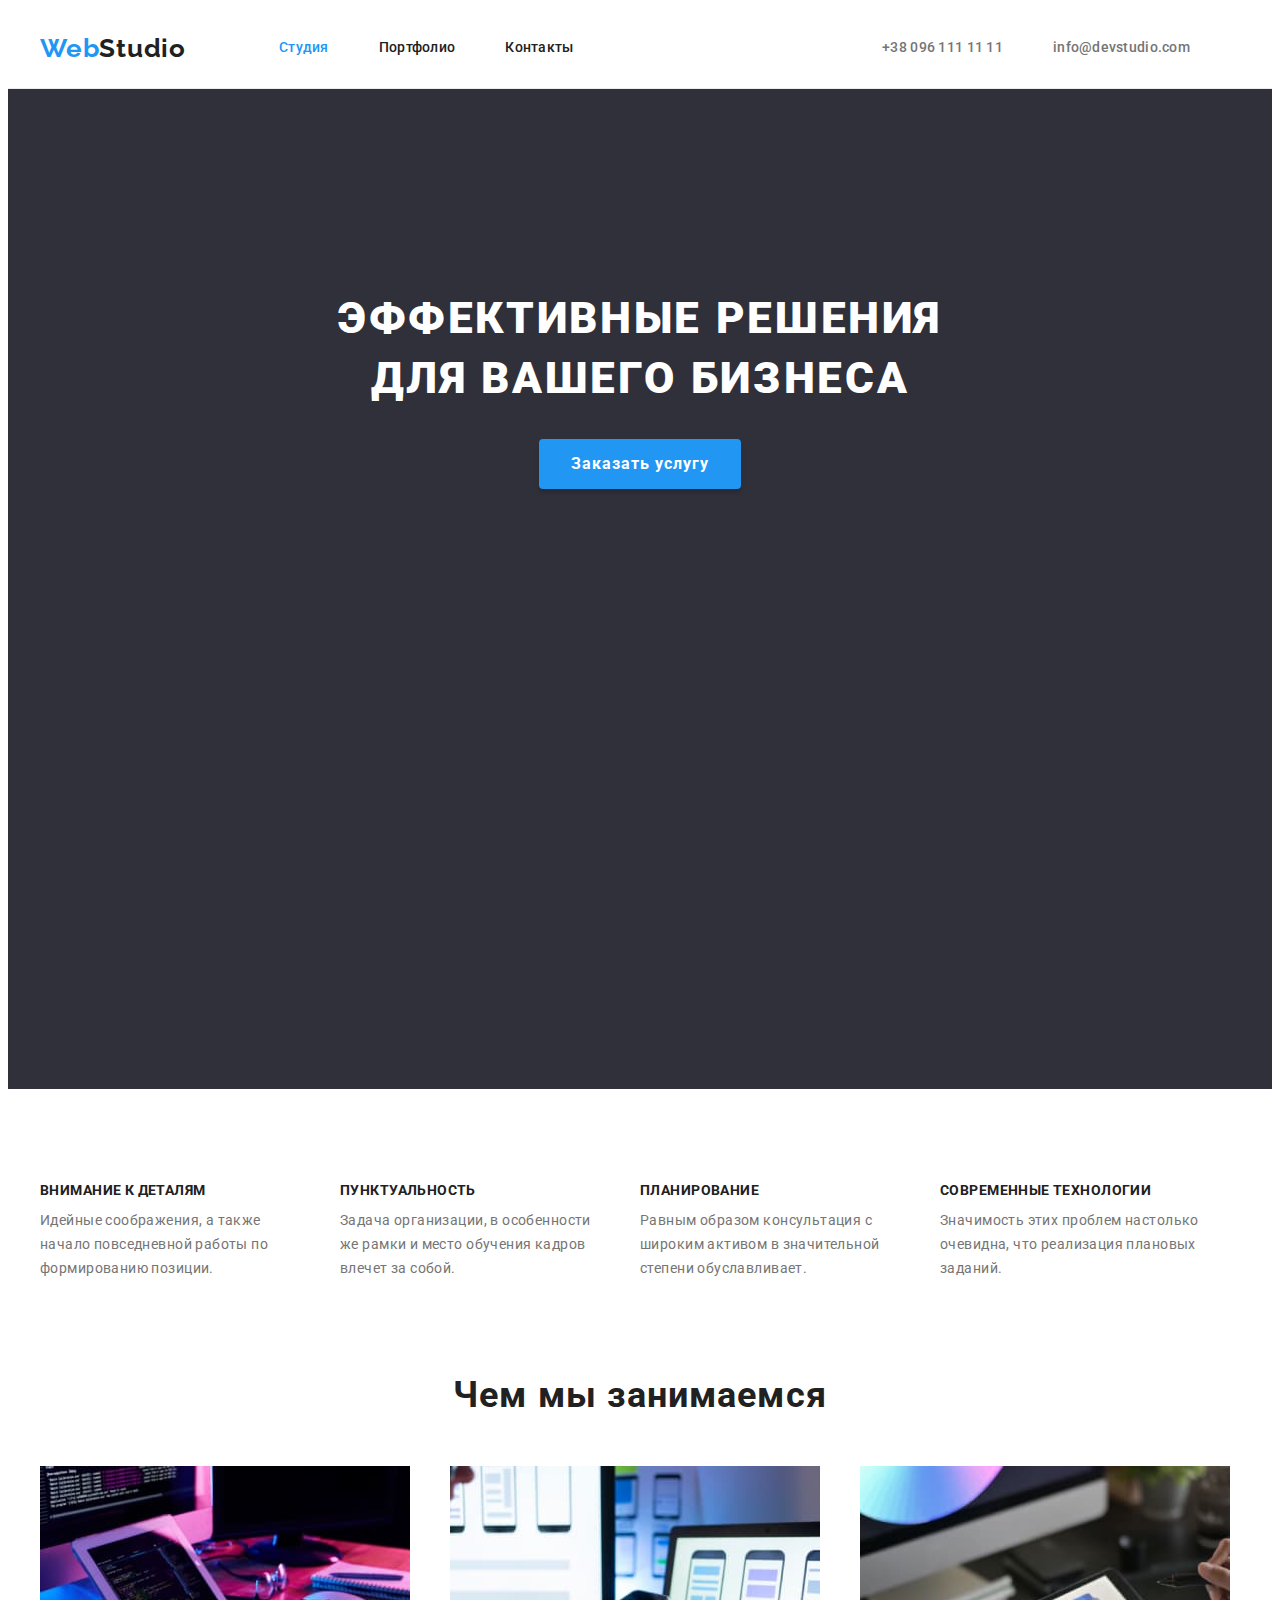
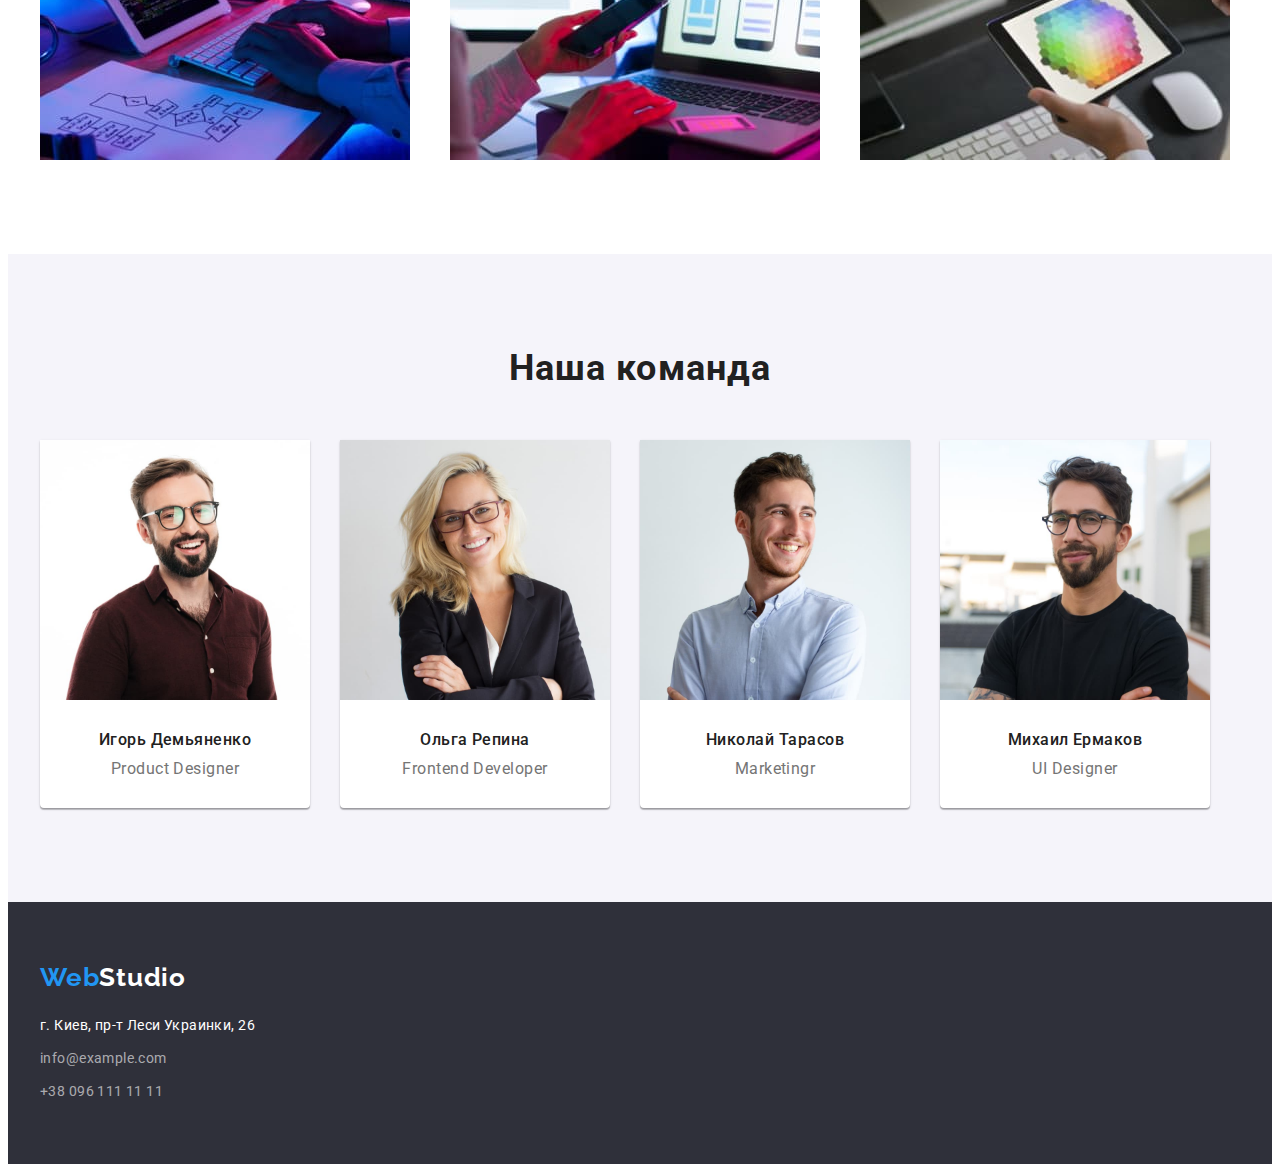
<file: index.html>
<!DOCTYPE html>
<html lang="ru">

<head>
    <meta charset="UTF-8">
    <meta http-equiv="X-UA-Compatible" content="IE=edge">
    <meta name="viewport" content="width=device-width, initial-scale=1.0">
    <title>Студия</title>
    <!-- Project fonts -->
    <link rel="preconnect" href="https://fonts.googleapis.com">
    <link rel="preconnect" href="https://fonts.gstatic.com" crossorigin>
    <link
        href="https://fonts.googleapis.com/css2?family=Raleway:wght@700&family=Roboto:wght@400;500;700;900&display=swap"
        rel="stylesheet">
    <!-- Normalization -->
    <link rel="stylesheet" href="https://cdnjs.cloudflare.com/ajax/libs/modern-normalize/1.1.0/modern-normalize.min.css"
        integrity="sha512-wpPYUAdjBVSE4KJnH1VR1HeZfpl1ub8YT/NKx4PuQ5NmX2tKuGu6U/JRp5y+Y8XG2tV+wKQpNHVUX03MfMFn9Q=="
        crossorigin="anonymous" referrerpolicy="no-referrer" />

    <link rel="stylesheet" href="./css/styles.css">
</head>

<body>
    <header class="header">
        <div class="conteiner header-conteiner">
            <a class="logo header-logo" href="./index.html" lang="en">Web<span class="logo-accent">Studio</span></a>
            <nav class="navigation">
                <ul class="list nav-list">
                    <li class="nav-item">
                        <a class="link navigation-link current" href="./index.html">Студия</a>
                    </li>
                    <li class="nav-item">
                        <a class="link navigation-link" href="./portfolio.html">Портфолио</a>
                    </li>
                    <li class="nav-item">
                        <a href="" class="link navigation-link">Контакты</a>
                    </li>
                </ul>
            </nav>
            <ul class="list contact-list">
                <li class="contact-item">
                    <a class="link contact-tel" href="tel:+380961111111">+38 096 111 11 11</a>
                </li>
                <li class="contact-item">
                    <a class="link contact-mail" href="mailto:info@devstudio.com">info@devstudio.com</a>
                </li>
            </ul>
        </div>

    </header>
    <main>
        <!-- Hero section -->
        <section class="hero hero-section">
            <div class="conteiner">
                <h1 class="hero-title">
                    Эффективные решения<br /> для вашего бизнеса
                </h1>
                <button class="btn" type="button">Заказать услугу</button>
            </div>
        </section>

        <!-- Specific section -->
        <section class="section">
            <div class="conteiner">
                <ul class="list specific-list">
                    <li class="specific-item">
                        <h3 class="specific-subtitle">Внимание к деталям</h3>
                        <p class="specific-text">Идейные соображения, а также начало повседневной работы по формированию
                            позиции.</p>
                    </li>
                    <li class="specific-item">
                        <h3 class="specific-subtitle">Пунктуальность</h3>
                        <p class="specific-text">Задача организации, в особенности же рамки и место обучения кадров
                            влечет за собой.</p>
                    </li>
                    <li class="specific-item">
                        <h3 class="specific-subtitle">Планирование</h3>
                        <p class="specific-text">Равным образом консультация с широким активом в значительной степени
                            обуславливает.</p>
                    </li>
                    <li class="specific-item">
                        <h3 class="specific-subtitle">Современные технологии</h3>
                        <p class="specific-text">Значимость этих проблем настолько очевидна, что реализация плановых
                            заданий.</p>
                    </li>
                </ul>
            </div>
        </section>
        <!-- work section -->
        <section class="section work-section">
            <div class="conteiner">
                <h2 class="title work-title">Чем мы занимаемся</h2>
                <ul class="list work-list">
                    <li class="work-item">
                        <img src="./images/work-section/pc.jpg" alt="Работает за компютером" width="370">
                    </li>
                    <li class="work-item">
                        <img src="./images/work-section/mobile.jpg" alt="Работает в телефоне" width="370">
                    </li>
                    <li class="work-item">
                        <img src="./images/work-section/laptop.jpg" alt="Работает за планшетом" width="370">
                    </li>
                </ul>
            </div>
        </section>
        <!-- Team section -->
        <!-- Переделать тим секцию -->
        <section class="section team-section">
            <div class="conteiner">
                <h2 class="title section-title">Наша команда</h2>
                <ul class="list team-list">
                    <!-- фото 1 -->
                    <li class="team-item">
                        <img src="./images/team-section/igor.jpg" alt="Игорь Демьяненко" width="270">
                        <div class="team-name">
                            <h3 class="team-subtitle">Игорь Демьяненко</h3>
                            <p class="team-text">Product Designer</p>
                        </div>
                    </li>
                    <!-- фото 2 -->
                    <li class="team-item">
                        <img src="./images/team-section/olga.jpg" alt="Ольга Репина" width="270">
                        <div class="team-name">
                            <h3 class="team-subtitle">Ольга Репина</h3>
                            <p class="team-text">Frontend Developer</p>
                        </div>
                    </li>
                    <!-- фото 3 -->
                    <li class="team-item">
                        <img src="./images/team-section/nikolay.jpg" alt="Николай Тарасов" width="270">
                        <div class="team-name">
                            <h3 class="team-subtitle">Николай Тарасов</h3>
                            <p class="team-text">Marketingr</p>
                        </div>
                    </li>
                    <!-- фото 4 -->
                    <li class="team-item">
                        <img src="./images/team-section/mihail.jpg" alt="Михаил Ермаков" width="270">
                        <div class="team-name">
                            <h3 class="team-subtitle">Михаил Ермаков</h3>
                            <p class="team-text">UI Designer</p>
                        </div>
                    </li>
                </ul>
            </div>
        </section>
    </main>
    <footer class="footer-section">
        <div class="conteiner">
            <a class="logo" href="./index.html" lang="en">Web<span class="footer-logo">Studio</span></a>
            <address class="foot-address">
                <div class="contact">
                    <ul class="list footer-list">
                        <li><a class="link footer-link" href="https://bit.ly/3pXMvUd" target="_blank"
                                rel="noopener noreferrer">
                                г. Киев, пр-т Леси Украинки, 26</a></li>
                        <li><a class="link foot-mail" href="mailto:info@devstudio.com">info@example.com</a></li>
                        <li><a class="link foot-tel" href="tel:+380961111111">+38 096 111 11 11</a></li>
                    </ul>
                </div>
            </address>
        </div>
    </footer>
</body>
</file>
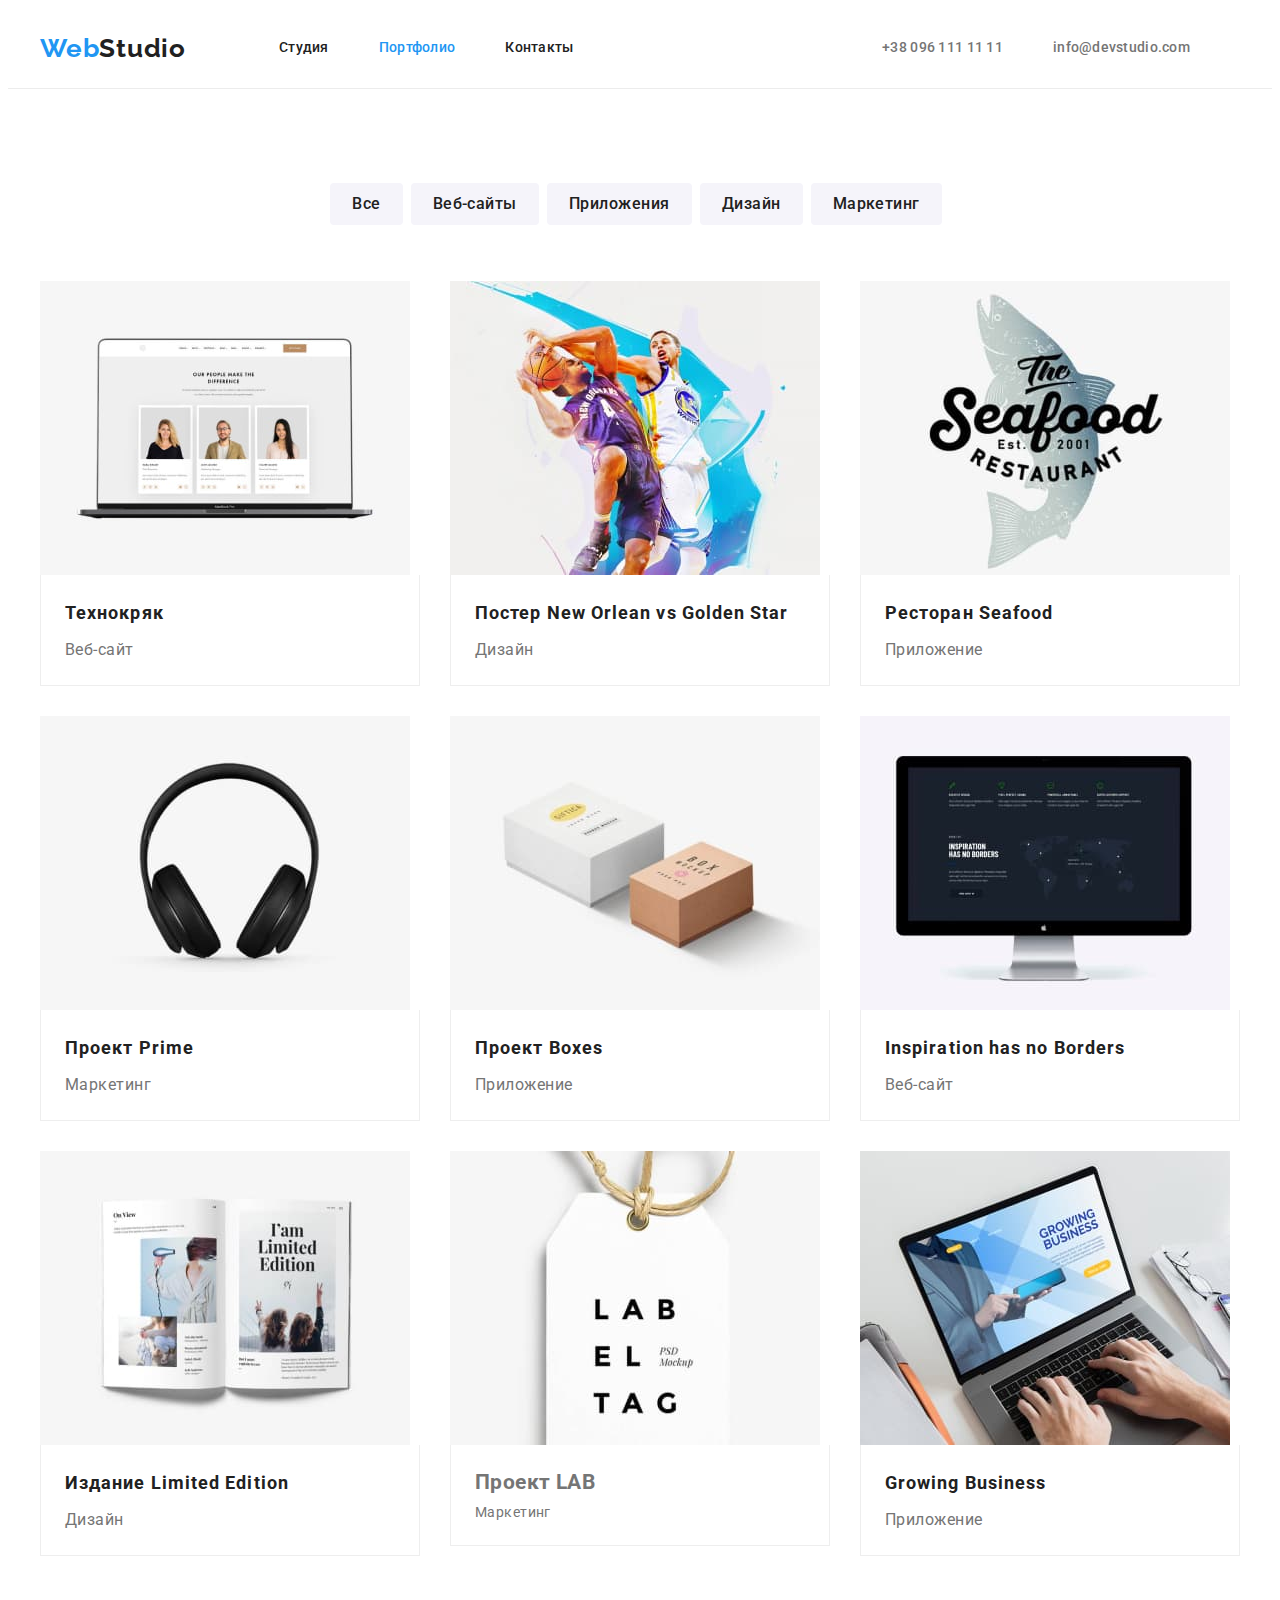
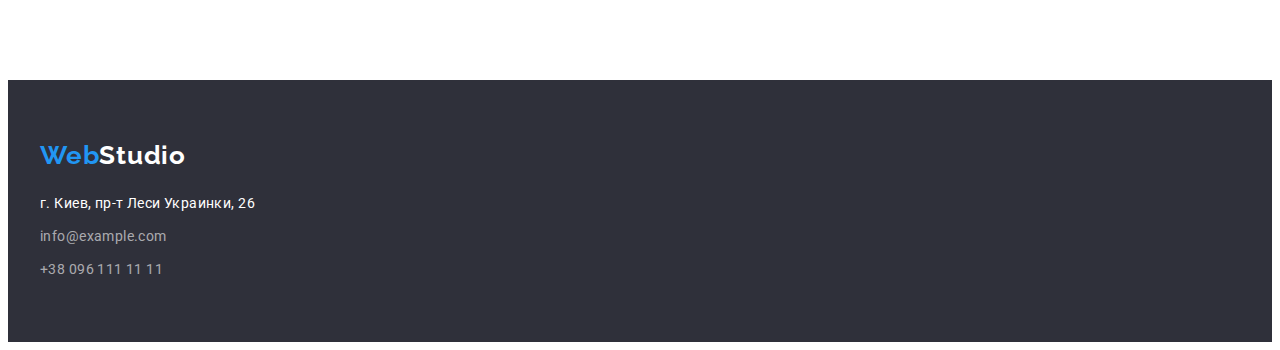
<file: portfolio.html>
<!DOCTYPE html>
<html lang="ru">

<head>
    <meta charset="UTF-8">
    <meta http-equiv="X-UA-Compatible" content="IE=edge">
    <meta name="viewport" content="width=device-width, initial-scale=1.0">
    <title>Портфолио</title>
    <!-- Project fonts -->
    <link rel="preconnect" href="https://fonts.googleapis.com">
    <link rel="preconnect" href="https://fonts.gstatic.com" crossorigin>
    <link
        href="https://fonts.googleapis.com/css2?family=Raleway:wght@700&family=Roboto:wght@400;500;700;900&display=swap"
        rel="stylesheet">
    <!-- Normalization -->
    <link rel="stylesheet" href="https://cdnjs.cloudflare.com/ajax/libs/modern-normalize/1.1.0/modern-normalize.min.css"
        integrity="sha512-wpPYUAdjBVSE4KJnH1VR1HeZfpl1ub8YT/NKx4PuQ5NmX2tKuGu6U/JRp5y+Y8XG2tV+wKQpNHVUX03MfMFn9Q=="
        crossorigin="anonymous" referrerpolicy="no-referrer" />

    <!-- custom styles -->
    <link rel="stylesheet" href="./css/styles.css">
</head>

<body>
    <header class="header">
        <div class="conteiner header-conteiner">
            <a class="logo header-logo" href="./index.html" lang="en">Web<span class="logo-accent">Studio</span></a>
            <nav class="navigation">
                <ul class="list nav-list">
                    <li class="nav-item">
                        <a class="link navigation-link " href="./index.html">Студия</a>
                    </li>
                    <li class="nav-item">
                        <a class="link navigation-link current" href="./portfolio.html">Портфолио</a>
                    </li>
                    <li class="nav-item">
                        <a href="" class="link navigation-link">Контакты</a>
                    </li>
                </ul>
            </nav>
            <ul class="list contact-list">
                <li class="contact-item">
                    <a class="link contact-tel" href="tel:+380961111111">+38 096 111 11 11</a>
                </li>
                <li class="contact-item">
                    <a class="link contact-mail" href="mailto:info@devstudio.com">info@devstudio.com</a>
                </li>
            </ul>
        </div>

    </header>
    <main>
        <!-- Проекти -->
        <section class="section">
            <div class="conteiner">
                <ul class="list project-filter">
                    <li class="filter-item">
                        <button class="filter-btn" type="button">Все</button>
                    </li>
                    <li class="filter-item">
                        <button class="filter-btn" type="button">Веб-сайты</button>
                    </li>
                    <li class="filter-item">
                        <button class="filter-btn" type="button">Приложения</button>
                    </li>
                    <li class="filter-item">
                        <button class="filter-btn" type="button">Дизайн</button>
                    </li>
                    <li class="filter-item">
                        <button class="filter-btn" type="button">Маркетинг</button>
                    </li>
                </ul>
                <ul class="list project-list">
                    <li class="project-item">
                        <img src="./images/portfolio/texnocrac.jpg" alt="Веб-сайт Технокряк" width="370" height="294">
                        <div class="project-name">
                            <h2 class="project-subtitle">Технокряк</h2>
                            <p class="project-type">Веб-сайт</p>
                        </div>
                    </li>
                    <li class="project-item">
                        <img src="./images/portfolio/poster.jpg" alt="Постер New Orlean vs Golden Star" width="370"
                            height="294">
                        <div class="project-name">
                            <h2 class="project-subtitle">Постер New Orlean vs Golden Star</h2>
                            <p class="project-type">Дизайн</p>
                        </div>
                    </li>
                    <li class="project-item">
                        <img src="./images/portfolio/seafood.jpg" alt="Ресторан Seafood" width="370" height="294">
                        <div class="project-name">
                            <h2 class="project-subtitle">Ресторан Seafood</h2>
                            <p class="project-type">Приложение</p>
                        </div>
                    </li>
                    <li class="project-item">
                        <img src="./images/portfolio/prime.jpg" alt="Наушники" width="370" height="294">
                        <div class="project-name">
                            <h2 class="project-subtitle">Проект Prime</h2>
                            <p class="project-type">Маркетинг</p>
                        </div>
                    </li>
                    <li class="project-item">
                        <img src="./images/portfolio/boxes.jpg" alt="Две коробочки" width="370" height="294">
                        <div class="project-name">
                            <h2 class="project-subtitle">Проект Boxes</h2>
                            <p class="project-type">Приложение</p>
                    </li>
                    <li class="project-item">
                        <img src="./images/portfolio/inspiration.jpg" alt="Веб-сайт Inspiration has no Borders"
                            width="370" height="294">
                        <div class="project-name">
                            <h2 class="project-subtitle">Inspiration has no Borders</h2>
                            <p class="project-type">Веб-сайт</p>
                        </div>
                    </li>
                    <li class="project-item">
                        <img src="./images/portfolio/book.jpg" alt="Книга с картинками" width="370" height="294">
                        <div class="project-name">
                            <h2 class="project-subtitle">Издание Limited Edition</h2>
                            <p class="project-type">Дизайн</p>
                        </div>
                    </li>
                    <li class="project-item">
                        <img src="./images/portfolio/lab.jpg" alt="<Бирка з надписью Lab el tag>" width="370"
                            height="294">
                        <div class="project-name">
                            <h2 class="hero-subtitle">Проект LAB</h2>
                            <p class="hero-type">Маркетинг</p>
                        </div>
                    </li>
                    <li class="project-item">
                        <img src="./images/portfolio/growing.jpg" alt="Приложение на ноутбуке" width="370" height="294">
                        <div class="project-name">
                            <h2 class="project-subtitle">Growing Business</h2>
                            <p class="project-type">Приложение</p>
                        </div>
                    </li>
                </ul>
            </div>
        </section>

    </main>
    <footer class="footer-section">
        <div class="conteiner">
            <a class="logo" href="./index.html" lang="en">Web<span class="footer-logo">Studio</span></a>
            <address class="foot-address">
                <div class="contact">
                    <ul class="list footer-list">
                        <li><a class="link footer-link" href="https://bit.ly/3pXMvUd" target="_blank"
                                rel="noopener noreferrer">
                                г. Киев, пр-т Леси Украинки, 26</a></li>
                        <li><a class="link foot-mail" href="mailto:info@devstudio.com">info@example.com</a></li>
                        <li><a class="link foot-tel" href="tel:+380961111111">+38 096 111 11 11</a></li>
                    </ul>
                </div>
            </address>
        </div>
    </footer>
</body>

</html>
</file>
<file: css/styles.css>
:root {
    --main-font: Roboto, sans-serif;
    --secondary-font: Raleway, sans-serif;

    /* text colors */
    --acent-cl: #2196F3;
    --main-cl: #757575;
    --second-cl: #212121;
    --bg-cl: #FFFFFF;
    --button-color-hover: #188CE8;
    --footer-color: rgba(255, 255, 255, 0.6);

    /* background colors */
    --acent-bg-cl: #2F303A;
    --bacground-cl: #2196F3;
    --main-bg-cl: #FFFFFF;
    --second-bg-cl: #F5F4FA;
}

body {
    font-family: var(--main-font);
    font-size: 14px;
    line-height: 1.71;
    letter-spacing: 0.03em;
    color: var(--main-cl);
    background-color: var(--main-bg-cl);
}

/* Скидання параметрів */
h1,
h2,
h3,
h4,
h5,
h6,
ul,
p {
    margin: 0;
    padding: 0;
}

img {
    display: block;
}


.list {
    list-style: none;
    padding: 0;
    margin: 0;
}

.logo,
.link {
    text-decoration: none;
    color: currentColor;
    font-style: normal;
}

.conteiner {
    width: 1200px;
    padding-left: 15px;
    padding-right: 15px;
    margin-left: auto;
    margin-right: auto;
}

.section {
    padding-top: 94px;
    padding-bottom: 94px;
}


/* ----Header section---- */
.header {
    border-bottom: 1px solid #ECECEC;
}

.header-conteiner {
    display: flex;
    align-items: center;

}

.header-logo {
    margin-right: 93px;
}

.logo {
    font-family: var(--secondary-font);
    font-weight: 700;
    font-size: 26px;
    line-height: 1.19;
    letter-spacing: 0.03em;
    color: var(--acent-cl);
}

.logo-accent {
    color: var(--second-cl);
}

/* navigation */
.nav-list {
    display: flex;
    align-items: center;
}

.nav-item {
    margin-right: 50px;
}

.nav-item:last-child {
    margin-right: 0px;
}

.navigation-link {
    display: block;
    padding-top: 32px;
    padding-bottom: 32px;

    font-weight: 500;
    font-size: 14px;
    line-height: 1.14;
    letter-spacing: 0.02em;
    color: var(--second-cl);
}

.navigation-link:hover,
.navigation-link:focus {
    color: var(--acent-cl);
}

.current {
    color: var(--acent-cl);
}

.contact-list {
    display: flex;
    align-items: center;
    margin-left: auto;
}

.contact-tel,
.contact-mail {
    display: block;
    padding-top: 32px;
    padding-bottom: 32px;
    font-weight: 500;
    font-size: 14px;
    line-height: 1.14;
    letter-spacing: 0.02em;
    color: var(--main-cl);
}

.contact-item {
    margin-right: 50px;
}

.contact-tel:hover,
.contact-mail:hover,
.contact-tel:focus,
.contact-mail:focus {
    color: var(--acent-cl);
}


/* ----Main section---- */
/* Hero section */
.hero {
    text-align: center;
    height: 600px;
    background-color: var(--acent-bg-cl);
}

.hero-section {
    padding-bottom: 200px;
    padding-top: 200px;
}

.hero-title {
    margin-bottom: 30px;
    font-weight: 900;
    font-size: 44px;
    line-height: 1.36;
    text-align: center;
    letter-spacing: 0.06em;
    text-transform: uppercase;
    color: var(--bg-cl);
}

.btn {
    font-family: inherit;
    font-weight: 700;
    font-size: 16px;
    line-height: 1.88;
    align-items: center;
    text-align: center;
    letter-spacing: 0.06em;

    border: none;
    background-color: var(--bacground-cl);
    color: var(--bg-cl);
    box-shadow: 0px 4px 4px rgba(0, 0, 0, 0.15);
    border-radius: 4px;
    padding: 10px 32px;
    border: 0px;

    cursor: pointer;
}

.btn:hover,
.btn:focus {
    background-color: var(--button-color-hover);
}

/* Specific section */
.specific-list {
    display: flex;
    align-items: center;
}

.specific-item {
    margin-right: 30px;
}

.specific-item:last-child {
    margin-right: 0;
}

.specific-subtitle {
    margin-bottom: 10px;
    font-weight: 700;
    font-size: 14px;
    line-height: 1.14;
    letter-spacing: 0.03em;
    text-transform: uppercase;
    color: var(--second-cl);
}

.specific-text {
    width: 270px;
    font-size: 14px;
    line-height: 1.71;
    letter-spacing: 0.03em;
    color: var(--main-cl);
}

/* ========= work section ========= */
.work-section {
    padding-top: 0;
}

.work-title {
    margin-bottom: 50px;
}

.work-list {
    display: flex;
}

.work-item {
    width: calc((100% - 60px) /3);
}

.work-item:not(:last-child) {
    margin-right: 30px;
}

.title {
    font-weight: 700;
    font-size: 36px;
    line-height: 1.16;
    text-align: center;
    letter-spacing: 0.03em;

    color: var(--second-cl);
}

/* Team section */
.team-section {
    background-color: var(--second-bg-cl);
}

.section-title {
    margin-bottom: 50px;
}

.team-list {
    display: flex;

}

.team-item {
    width: calc((100%-90)/4);
    margin-right: 30px;

    background-color: var(--main-bg-cl);
    box-shadow: 0px 1px 3px rgba(0, 0, 0, 0.12), 0px 1px 1px rgba(0, 0, 0, 0.14), 0px 2px 1px rgba(0, 0, 0, 0.2);
    border-radius: 0px 0px 4px 4px;
}

.team-item:nth-child(4n) {
    margin-right: 0px;
}

.team-name {
    padding-top: 30px;
    padding-bottom: 30px;
}

.team-subtitle {
    font-weight: 500;
    font-size: 16px;
    line-height: 1.19;
    text-align: center;
    letter-spacing: 0.03em;

    color: var(--second-cl);

}

.team-text {
    margin-top: 10px;

    font-size: 16px;
    line-height: 1.19;
    text-align: center;
    letter-spacing: 0.03em;

    color: var(--main-cl);
}

/* ----footer---- */
.footer-section {
    padding-top: 60px;
    padding-bottom: 60px;
    background-color: var(--acent-bg-cl);
}

.footer-logo {
    color: var(--bg-cl);
}

.contact {
    margin-top: 20px;
}

.footer-list .link {
    font-size: 14px;
    line-height: 1.71;
    letter-spacing: 0.03em;
}

.footer-link {
    color: var(--bg-cl);

}

.foot-mail,
.foot-tel {
    margin-top: 9px;
    display: block;
    color: var(--footer-color);
}

.footer-list .link:hover,
.footer-list .link:focus {
    color: var(--acent-cl);
}

/* --------Portfolio-------- */

.project-filter {
    display: flex;
    justify-content: center;
}

.filter-btn {
    margin-right: 8px;
    padding: 8px 22px;

    font-family: inherit;
    font-weight: 500;
    font-size: 16px;
    line-height: 1.62;
    text-align: center;
    letter-spacing: 0.03em;

    border: none;
    color: var(--second-cl);
    background-color: var(--second-bg-cl);
    border-radius: 4px;

    cursor: pointer;
}

.filter-item:last-child {
    margin-right: 0px;
}

.filter-btn:hover,
.filter-btn:focus {
    background-color: var(--acent-cl);
}

.project-list {
    display: flex;
    flex-wrap: wrap;
    margin-top: 56px;
    justify-content: center;
}

.project-item {
    width: calc((100% - 60px) / 3);
    margin-right: 30px;
    margin-bottom: 30px;
    background-color: var(--main-bg-cl);
}

.project-item:nth-child(3n+3) {
    margin-right: 0;
}

.project-name {
    padding-top: 20px;
    padding-left: 24px;
    padding-right: 24px;
    padding-bottom: 20px;

    border-bottom: 1px solid #EEEEEE;
    border-left: 1px solid #EEEEEE;
    border-right: 1px solid #EEEEEE;
}

.project-subtitle {
    font-weight: 700;
    font-size: 18px;
    line-height: 2;
    letter-spacing: 0.06em;
    color: var(--second-cl);
}

.project-type {
    margin-top: 4px;

    font-size: 16px;
    line-height: 1.88;
    letter-spacing: 0.03em;
    color: var(--main-cl);
}
</file>
